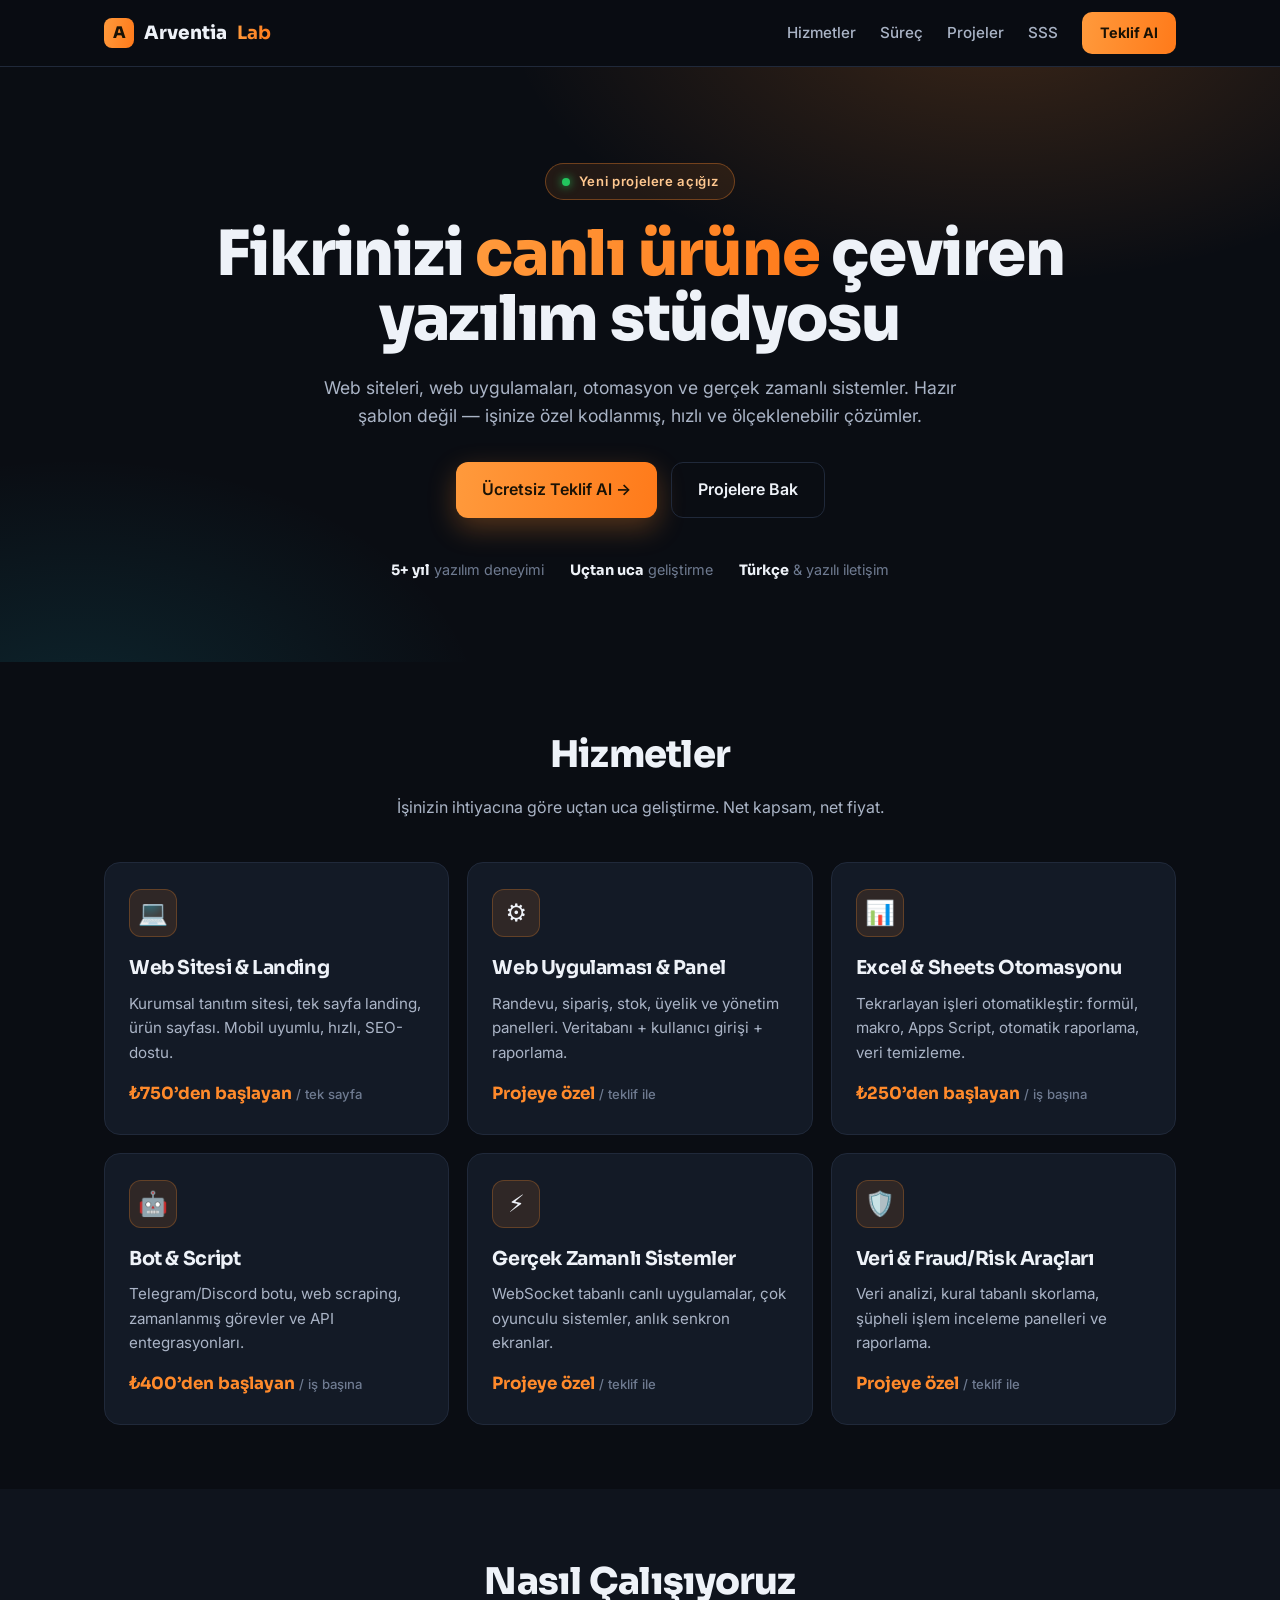
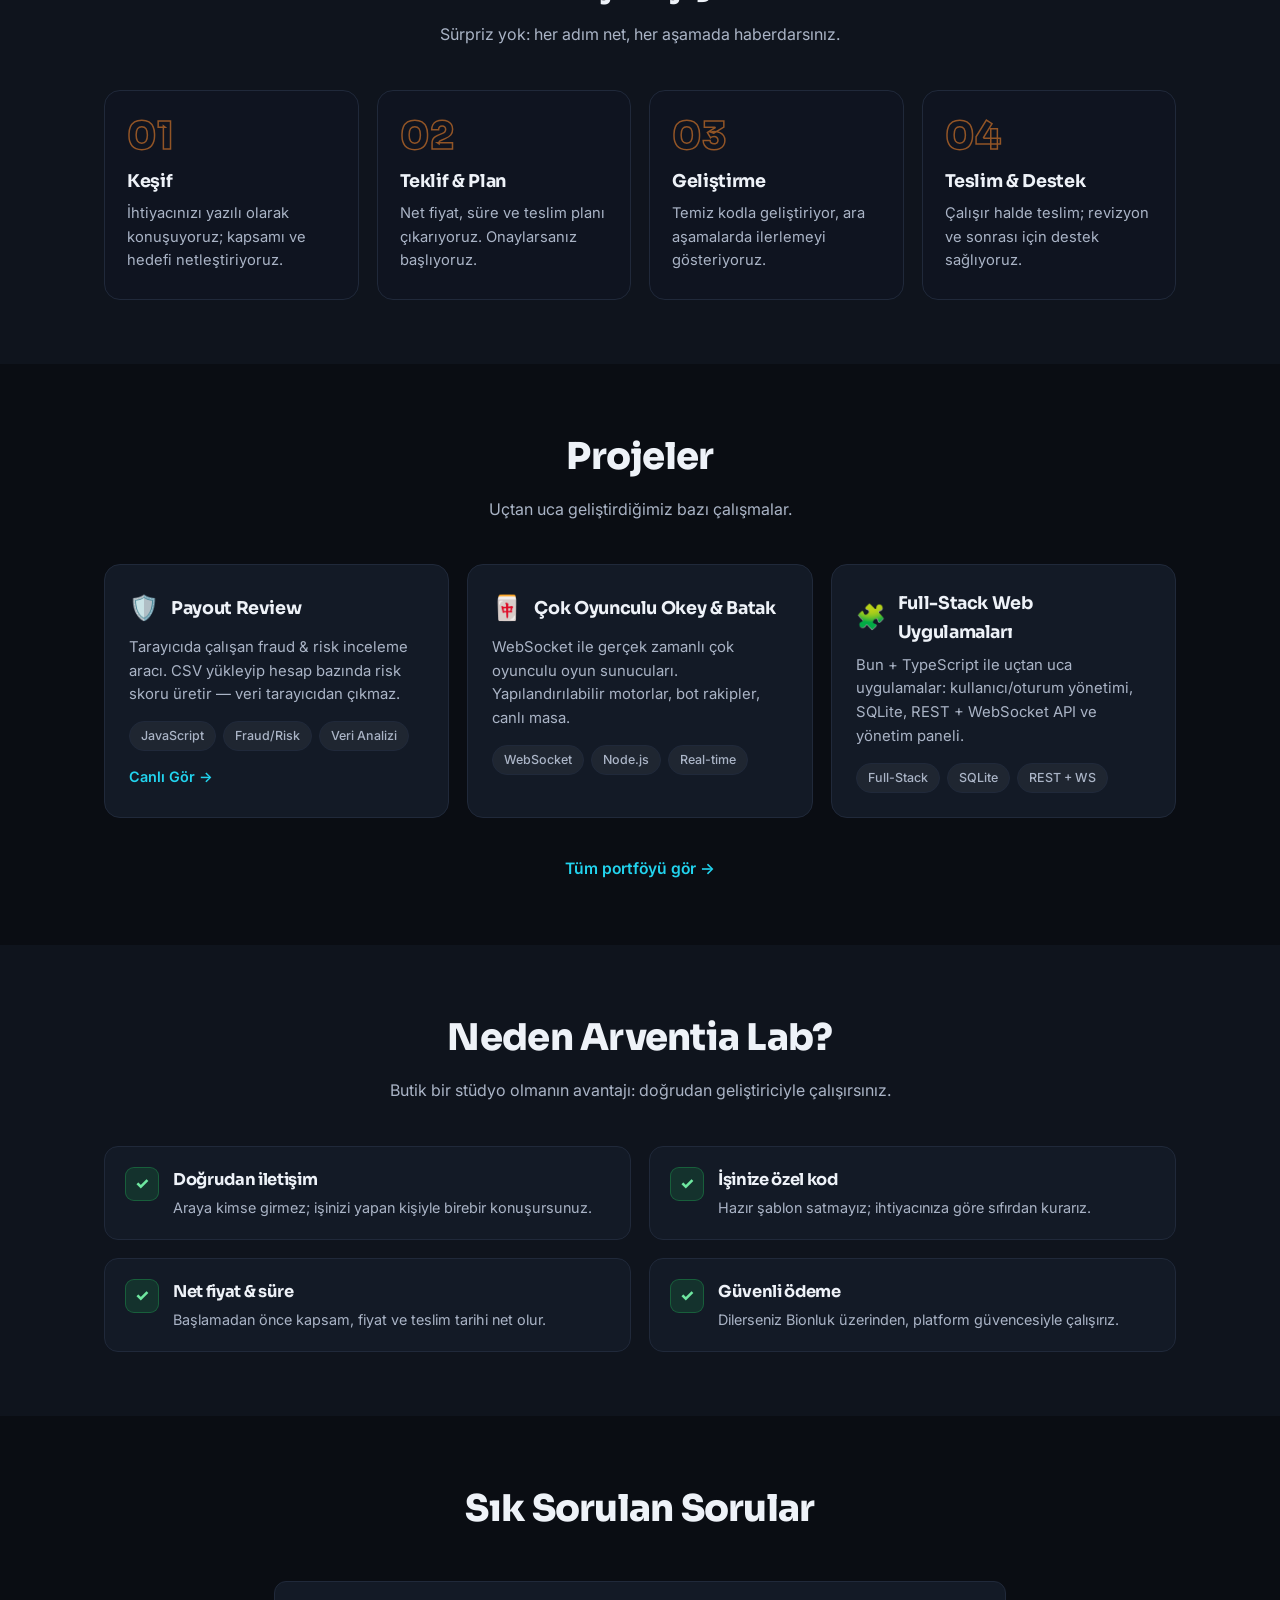
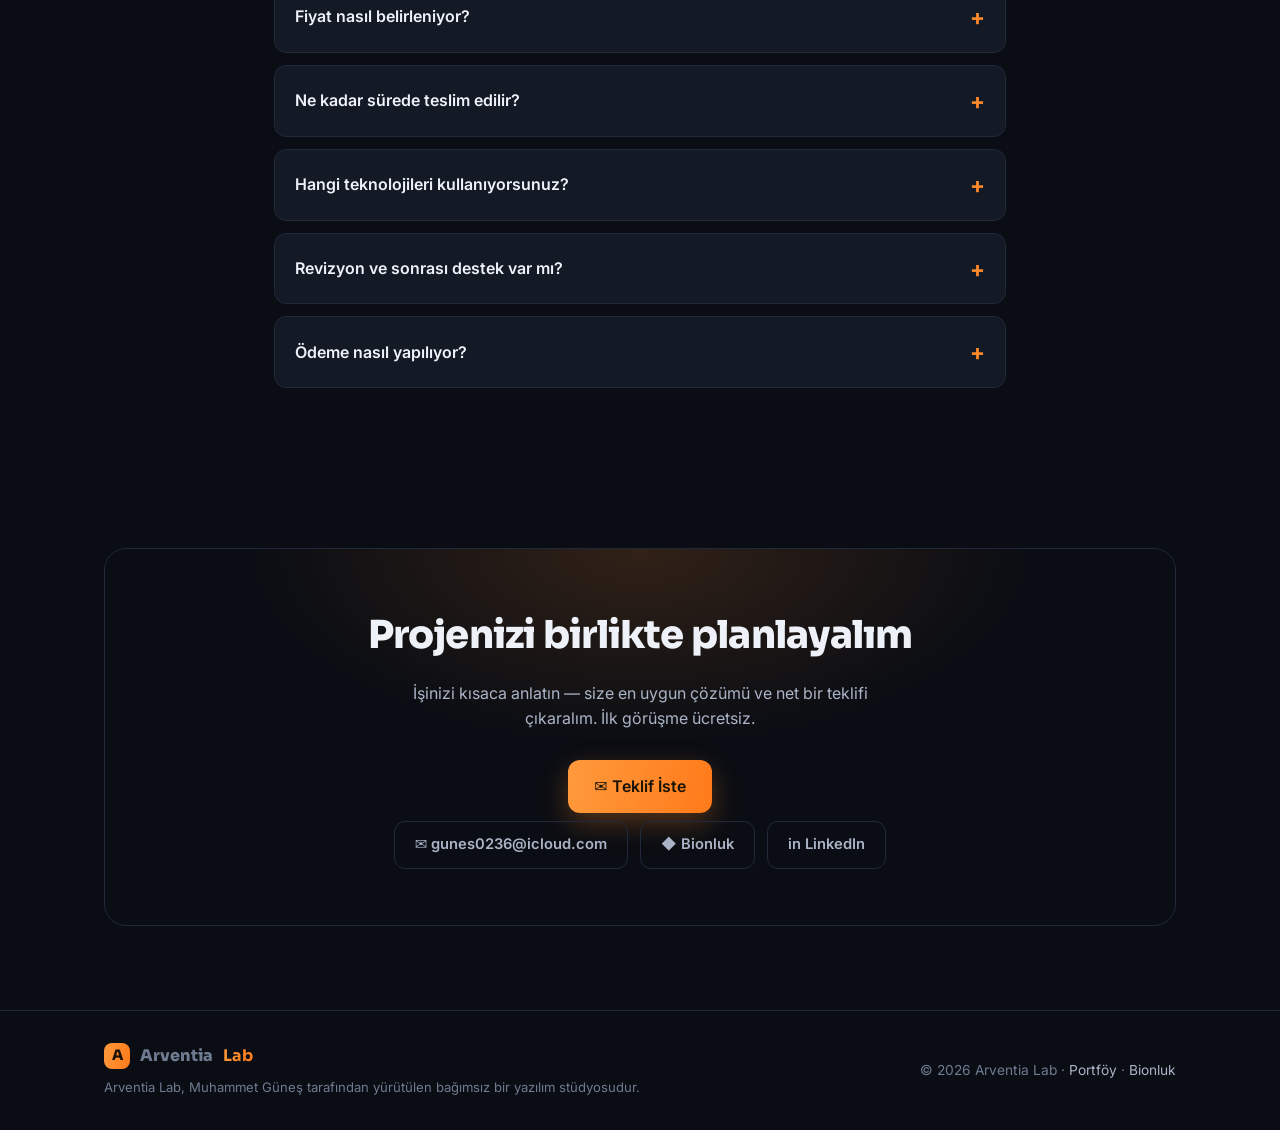
<file: studio/index.html>
<!DOCTYPE html>
<html lang="tr">
<head>
<meta charset="UTF-8">
<meta name="viewport" content="width=device-width, initial-scale=1.0">
<title>Arventia Lab — Yazılım Stüdyosu | Web, Uygulama & Otomasyon</title>
<meta name="description" content="Arventia Lab, fikrinizi canlı ürüne çeviren bağımsız bir yazılım stüdyosudur. Web sitesi, web uygulaması, otomasyon ve gerçek zamanlı sistemler.">
<meta name="author" content="Arventia Lab">
<meta property="og:type" content="website">
<meta property="og:title" content="Arventia Lab — Yazılım Stüdyosu">
<meta property="og:description" content="Fikrinizi canlı ürüne çeviren bağımsız yazılım stüdyosu: web sitesi, web uygulaması, otomasyon ve gerçek zamanlı sistemler.">
<meta property="og:url" content="https://arventia-lab.github.io/studio/">
<meta property="og:image" content="https://arventia-lab.github.io/studio/og.png">
<meta property="og:image:width" content="1200">
<meta property="og:image:height" content="630">
<meta name="twitter:card" content="summary_large_image">
<meta name="twitter:image" content="https://arventia-lab.github.io/studio/og.png">
<link rel="preconnect" href="https://fonts.googleapis.com">
<link rel="preconnect" href="https://fonts.gstatic.com" crossorigin>
<link href="https://fonts.googleapis.com/css2?family=Sora:wght@400;600;700;800&family=Inter:wght@400;500;600&display=swap" rel="stylesheet">
<style>
  :root{
    --bg:#0a0d13; --bg2:#0f141d; --card:#131a26; --card2:#0f1420; --line:#20293a;
    --txt:#eef2f8; --soft:#aab4c6; --dim:#6f7b91;
    --acc:#ff8a2b; --acc2:#22d3ee; --grad:linear-gradient(100deg,#ff9a3c,#ff7a1a);
  }
  *{margin:0;padding:0;box-sizing:border-box}
  html{scroll-behavior:smooth}
  body{font-family:"Inter",system-ui,Arial,sans-serif;background:var(--bg);color:var(--txt);line-height:1.6;overflow-x:hidden}
  h1,h2,h3,.disp{font-family:"Sora",sans-serif;letter-spacing:-.02em}
  a{color:inherit;text-decoration:none}
  .kap{max-width:1120px;margin:0 auto;padding:0 24px}
  .grad{background:var(--grad);-webkit-background-clip:text;background-clip:text;color:transparent}
  .bas{text-align:center;max-width:640px;margin:0 auto 42px}
  .bas h2{font-size:clamp(1.7rem,4vw,2.3rem);font-weight:800}
  .bas p{color:var(--soft);margin-top:10px}

  /* NAV */
  nav{position:sticky;top:0;z-index:50;background:rgba(10,13,19,.85);backdrop-filter:blur(12px);border-bottom:1px solid var(--line)}
  nav .kap{display:flex;align-items:center;justify-content:space-between;height:66px}
  .logo{display:flex;align-items:center;gap:10px;font-family:"Sora";font-weight:800;font-size:1.15rem}
  .logo .mark{width:30px;height:30px;border-radius:8px;background:var(--grad);display:grid;place-items:center;color:#1a1205;font-weight:800;font-size:1rem}
  .nav-link{color:var(--soft);font-weight:500;margin-left:24px;font-size:.95rem;transition:.15s}
  .nav-link:hover{color:var(--txt)}
  .nav-links{display:flex;align-items:center}
  .nav-cta{margin-left:24px;background:var(--grad);color:#1a1205;padding:9px 18px;border-radius:10px;font-weight:700;font-size:.9rem}
  @media(max-width:820px){.nav-links .nav-link{display:none}}

  /* HERO */
  .hero{position:relative;padding:96px 0 80px;overflow:hidden}
  .hero::before{content:"";position:absolute;inset:0;z-index:0;background:
    radial-gradient(820px 460px at 78% -10%,rgba(255,138,43,.20),transparent 60%),
    radial-gradient(680px 440px at 6% 110%,rgba(34,211,238,.12),transparent 60%)}
  .hero .kap{position:relative;z-index:1;text-align:center}
  .et{display:inline-flex;align-items:center;gap:9px;background:rgba(255,138,43,.1);border:1px solid rgba(255,138,43,.35);color:#ffc890;padding:7px 16px;border-radius:999px;font-size:.82rem;font-weight:600;letter-spacing:.05em}
  .et .dot{width:8px;height:8px;border-radius:50%;background:#22c55e;box-shadow:0 0 10px #22c55e}
  h1.disp{font-size:clamp(2.3rem,6vw,3.9rem);font-weight:800;line-height:1.04;margin:22px auto 0;max-width:860px}
  .hero .ozet{max-width:640px;color:var(--soft);margin:22px auto 32px;font-size:1.1rem}
  .btns{display:flex;flex-wrap:wrap;gap:14px;justify-content:center}
  .btn{display:inline-flex;align-items:center;gap:9px;padding:14px 26px;border-radius:12px;font-weight:600;font-size:1rem;transition:.18s;cursor:pointer}
  .btn.ana{background:var(--grad);color:#1a1205;box-shadow:0 10px 28px rgba(255,138,43,.3)}
  .btn.ana:hover{transform:translateY(-2px);box-shadow:0 14px 34px rgba(255,138,43,.45)}
  .btn.ikincil{background:transparent;border:1px solid var(--line);color:var(--txt)}
  .btn.ikincil:hover{border-color:var(--acc);color:var(--acc)}
  .trust{display:flex;flex-wrap:wrap;gap:26px;justify-content:center;margin-top:40px;color:var(--dim);font-size:.9rem}
  .trust b{color:var(--txt);font-family:"Sora";font-weight:700}

  section{padding:64px 0}
  .izgara{display:grid;gap:18px}
  .g3{grid-template-columns:repeat(3,1fr)}
  .g2{grid-template-columns:repeat(2,1fr)}
  @media(max-width:860px){.g3,.g2{grid-template-columns:1fr}}

  /* SERVICES */
  .hiz-k{background:var(--card);border:1px solid var(--line);border-radius:16px;padding:26px 24px;transition:.18s;position:relative;overflow:hidden}
  .hiz-k:hover{transform:translateY(-4px);border-color:rgba(255,138,43,.4)}
  .hiz-k .ic{width:48px;height:48px;border-radius:12px;background:rgba(255,138,43,.12);border:1px solid rgba(255,138,43,.25);display:grid;place-items:center;font-size:1.5rem;margin-bottom:16px}
  .hiz-k h3{font-size:1.2rem;font-weight:700}
  .hiz-k p{color:var(--soft);margin-top:8px;font-size:.95rem}
  .hiz-k .fiyat{margin-top:16px;font-family:"Sora";font-weight:700;color:var(--acc);font-size:1.05rem}
  .hiz-k .fiyat span{color:var(--dim);font-weight:500;font-size:.82rem;font-family:"Inter"}

  /* PROCESS */
  .surec{background:var(--bg2)}
  .adim{background:var(--card2);border:1px solid var(--line);border-radius:16px;padding:26px 22px;position:relative}
  .adim .no{font-family:"Sora";font-weight:800;font-size:2.4rem;line-height:1;color:transparent;-webkit-text-stroke:1.5px rgba(255,138,43,.55);margin-bottom:12px}
  .adim h3{font-size:1.1rem;font-weight:700}
  .adim p{color:var(--soft);margin-top:7px;font-size:.92rem}

  /* PROJECTS */
  .proje{background:var(--card);border:1px solid var(--line);border-radius:16px;padding:24px;transition:.18s}
  .proje:hover{border-color:rgba(34,211,238,.4);transform:translateY(-3px)}
  .proje .pbas{display:flex;align-items:center;gap:12px;margin-bottom:8px}
  .proje .pic{font-size:1.5rem}
  .proje h3{font-size:1.1rem;font-weight:700}
  .proje p{color:var(--soft);font-size:.93rem}
  .pills{display:flex;flex-wrap:wrap;gap:7px;margin-top:14px}
  .pill{background:rgba(255,255,255,.05);border:1px solid var(--line);color:var(--soft);padding:4px 11px;border-radius:999px;font-size:.78rem;font-weight:500}
  .plink{display:inline-flex;align-items:center;gap:6px;margin-top:14px;color:var(--acc2);font-weight:600;font-size:.9rem}

  /* WHY */
  .neden{display:flex;gap:14px;align-items:flex-start;background:var(--card);border:1px solid var(--line);border-radius:14px;padding:20px}
  .neden .tik{width:34px;height:34px;flex:none;border-radius:9px;background:rgba(34,197,94,.14);border:1px solid rgba(34,197,94,.3);display:grid;place-items:center;color:#6ee7a0;font-weight:800}
  .neden h3{font-size:1.02rem;font-weight:700}
  .neden p{color:var(--soft);font-size:.9rem;margin-top:3px}

  /* FAQ */
  details{background:var(--card);border:1px solid var(--line);border-radius:12px;padding:0 20px;margin-bottom:12px;transition:.15s}
  details[open]{border-color:rgba(255,138,43,.35)}
  summary{cursor:pointer;padding:17px 0;font-weight:600;list-style:none;display:flex;justify-content:space-between;align-items:center;gap:12px}
  summary::-webkit-details-marker{display:none}
  summary::after{content:"+";color:var(--acc);font-size:1.4rem;font-weight:700;transition:.2s}
  details[open] summary::after{transform:rotate(45deg)}
  details p{color:var(--soft);padding:0 0 18px;font-size:.94rem}

  /* CTA */
  .cta{text-align:center;background:
    radial-gradient(600px 300px at 50% 0%,rgba(255,138,43,.16),transparent 65%);
    border:1px solid var(--line);border-radius:22px;padding:56px 28px;margin-top:20px}
  .cta h2{font-size:clamp(1.7rem,4vw,2.4rem);font-weight:800;max-width:560px;margin:0 auto}
  .cta p{color:var(--soft);margin:14px auto 28px;max-width:520px}
  .kanallar{display:flex;flex-wrap:wrap;gap:12px;justify-content:center;margin-top:8px}
  .kanal{display:inline-flex;align-items:center;gap:8px;padding:11px 20px;border:1px solid var(--line);border-radius:11px;color:var(--soft);font-weight:600;font-size:.92rem;transition:.15s}
  .kanal:hover{border-color:var(--acc);color:var(--txt)}

  footer{border-top:1px solid var(--line);padding:32px 0;margin-top:20px;color:var(--dim);font-size:.86rem}
  footer .kap{display:flex;justify-content:space-between;align-items:center;flex-wrap:wrap;gap:12px}
  footer a{color:var(--soft)}
  footer a:hover{color:var(--acc)}
  .mini{color:var(--dim);font-size:.82rem;margin-top:8px}
</style>
</head>
<body>

<nav>
  <div class="kap">
    <a href="#" class="logo"><span class="mark">A</span> Arventia <b class="grad">Lab</b></a>
    <div class="nav-links">
      <a href="#hizmetler" class="nav-link">Hizmetler</a>
      <a href="#surec" class="nav-link">Süreç</a>
      <a href="#projeler" class="nav-link">Projeler</a>
      <a href="#sss" class="nav-link">SSS</a>
      <a href="#iletisim" class="nav-cta">Teklif Al</a>
    </div>
  </div>
</nav>

<header class="hero">
  <div class="kap">
    <span class="et"><span class="dot"></span> Yeni projelere açığız</span>
    <h1 class="disp">Fikrinizi <span class="grad">canlı ürüne</span> çeviren yazılım stüdyosu</h1>
    <p class="ozet">Web siteleri, web uygulamaları, otomasyon ve gerçek zamanlı sistemler. Hazır şablon değil — işinize özel kodlanmış, hızlı ve ölçeklenebilir çözümler.</p>
    <div class="btns">
      <a href="#iletisim" class="btn ana">Ücretsiz Teklif Al →</a>
      <a href="#projeler" class="btn ikincil">Projelere Bak</a>
    </div>
    <div class="trust">
      <span><b>5+ yıl</b> yazılım deneyimi</span>
      <span><b>Uçtan uca</b> geliştirme</span>
      <span><b>Türkçe</b> &amp; yazılı iletişim</span>
    </div>
  </div>
</header>

<section id="hizmetler">
  <div class="kap">
    <div class="bas">
      <h2>Hizmetler</h2>
      <p>İşinizin ihtiyacına göre uçtan uca geliştirme. Net kapsam, net fiyat.</p>
    </div>
    <div class="izgara g3">
      <div class="hiz-k">
        <div class="ic">💻</div>
        <h3>Web Sitesi &amp; Landing</h3>
        <p>Kurumsal tanıtım sitesi, tek sayfa landing, ürün sayfası. Mobil uyumlu, hızlı, SEO-dostu.</p>
        <div class="fiyat">₺750’den başlayan <span>/ tek sayfa</span></div>
      </div>
      <div class="hiz-k">
        <div class="ic">⚙️</div>
        <h3>Web Uygulaması &amp; Panel</h3>
        <p>Randevu, sipariş, stok, üyelik ve yönetim panelleri. Veritabanı + kullanıcı girişi + raporlama.</p>
        <div class="fiyat">Projeye özel <span>/ teklif ile</span></div>
      </div>
      <div class="hiz-k">
        <div class="ic">📊</div>
        <h3>Excel &amp; Sheets Otomasyonu</h3>
        <p>Tekrarlayan işleri otomatikleştir: formül, makro, Apps Script, otomatik raporlama, veri temizleme.</p>
        <div class="fiyat">₺250’den başlayan <span>/ iş başına</span></div>
      </div>
      <div class="hiz-k">
        <div class="ic">🤖</div>
        <h3>Bot &amp; Script</h3>
        <p>Telegram/Discord botu, web scraping, zamanlanmış görevler ve API entegrasyonları.</p>
        <div class="fiyat">₺400’den başlayan <span>/ iş başına</span></div>
      </div>
      <div class="hiz-k">
        <div class="ic">⚡</div>
        <h3>Gerçek Zamanlı Sistemler</h3>
        <p>WebSocket tabanlı canlı uygulamalar, çok oyunculu sistemler, anlık senkron ekranlar.</p>
        <div class="fiyat">Projeye özel <span>/ teklif ile</span></div>
      </div>
      <div class="hiz-k">
        <div class="ic">🛡️</div>
        <h3>Veri &amp; Fraud/Risk Araçları</h3>
        <p>Veri analizi, kural tabanlı skorlama, şüpheli işlem inceleme panelleri ve raporlama.</p>
        <div class="fiyat">Projeye özel <span>/ teklif ile</span></div>
      </div>
    </div>
  </div>
</section>

<section id="surec" class="surec">
  <div class="kap">
    <div class="bas">
      <h2>Nasıl Çalışıyoruz</h2>
      <p>Sürpriz yok: her adım net, her aşamada haberdarsınız.</p>
    </div>
    <div class="izgara g2" style="grid-template-columns:repeat(4,1fr)">
      <div class="adim"><div class="no">01</div><h3>Keşif</h3><p>İhtiyacınızı yazılı olarak konuşuyoruz; kapsamı ve hedefi netleştiriyoruz.</p></div>
      <div class="adim"><div class="no">02</div><h3>Teklif &amp; Plan</h3><p>Net fiyat, süre ve teslim planı çıkarıyoruz. Onaylarsanız başlıyoruz.</p></div>
      <div class="adim"><div class="no">03</div><h3>Geliştirme</h3><p>Temiz kodla geliştiriyor, ara aşamalarda ilerlemeyi gösteriyoruz.</p></div>
      <div class="adim"><div class="no">04</div><h3>Teslim &amp; Destek</h3><p>Çalışır halde teslim; revizyon ve sonrası için destek sağlıyoruz.</p></div>
    </div>
  </div>
</section>

<section id="projeler">
  <div class="kap">
    <div class="bas">
      <h2>Projeler</h2>
      <p>Uçtan uca geliştirdiğimiz bazı çalışmalar.</p>
    </div>
    <div class="izgara g3">
      <div class="proje">
        <div class="pbas"><span class="pic">🛡️</span><h3>Payout Review</h3></div>
        <p>Tarayıcıda çalışan fraud &amp; risk inceleme aracı. CSV yükleyip hesap bazında risk skoru üretir — veri tarayıcıdan çıkmaz.</p>
        <div class="pills"><span class="pill">JavaScript</span><span class="pill">Fraud/Risk</span><span class="pill">Veri Analizi</span></div>
        <a class="plink" href="https://arventia-lab.github.io/payout-review/" target="_blank" rel="noopener">Canlı Gör →</a>
      </div>
      <div class="proje">
        <div class="pbas"><span class="pic">🀄</span><h3>Çok Oyunculu Okey &amp; Batak</h3></div>
        <p>WebSocket ile gerçek zamanlı çok oyunculu oyun sunucuları. Yapılandırılabilir motorlar, bot rakipler, canlı masa.</p>
        <div class="pills"><span class="pill">WebSocket</span><span class="pill">Node.js</span><span class="pill">Real-time</span></div>
      </div>
      <div class="proje">
        <div class="pbas"><span class="pic">🧩</span><h3>Full-Stack Web Uygulamaları</h3></div>
        <p>Bun + TypeScript ile uçtan uca uygulamalar: kullanıcı/oturum yönetimi, SQLite, REST + WebSocket API ve yönetim paneli.</p>
        <div class="pills"><span class="pill">Full-Stack</span><span class="pill">SQLite</span><span class="pill">REST + WS</span></div>
      </div>
    </div>
    <p style="text-align:center;margin-top:24px"><a class="plink" href="https://arventia-lab.github.io" target="_blank" rel="noopener" style="font-size:.98rem">Tüm portföyü gör →</a></p>
  </div>
</section>

<section id="neden" class="surec">
  <div class="kap">
    <div class="bas"><h2>Neden Arventia Lab?</h2><p>Butik bir stüdyo olmanın avantajı: doğrudan geliştiriciyle çalışırsınız.</p></div>
    <div class="izgara g2">
      <div class="neden"><div class="tik">✓</div><div><h3>Doğrudan iletişim</h3><p>Araya kimse girmez; işinizi yapan kişiyle birebir konuşursunuz.</p></div></div>
      <div class="neden"><div class="tik">✓</div><div><h3>İşinize özel kod</h3><p>Hazır şablon satmayız; ihtiyacınıza göre sıfırdan kurarız.</p></div></div>
      <div class="neden"><div class="tik">✓</div><div><h3>Net fiyat &amp; süre</h3><p>Başlamadan önce kapsam, fiyat ve teslim tarihi net olur.</p></div></div>
      <div class="neden"><div class="tik">✓</div><div><h3>Güvenli ödeme</h3><p>Dilerseniz Bionluk üzerinden, platform güvencesiyle çalışırız.</p></div></div>
    </div>
  </div>
</section>

<section id="sss">
  <div class="kap" style="max-width:780px">
    <div class="bas"><h2>Sık Sorulan Sorular</h2></div>
    <details><summary>Fiyat nasıl belirleniyor?</summary><p>İşin kapsamına göre. Küçük işler (landing, otomasyon) için sabit başlangıç fiyatları var; daha büyük projelerde kapsamı konuşup net bir teklif çıkarıyoruz. Onaylamadan iş başlamaz.</p></details>
    <details><summary>Ne kadar sürede teslim edilir?</summary><p>Tek sayfa site genelde birkaç gün; web uygulaması ve paneller kapsama göre değişir. Süreyi teklif aşamasında net veriyoruz.</p></details>
    <details><summary>Hangi teknolojileri kullanıyorsunuz?</summary><p>Node.js, TypeScript, Bun, WebSocket, SQLite, REST API ve modern web teknolojileri. İhtiyaca en uygun, bakımı kolay çözümü seçeriz.</p></details>
    <details><summary>Revizyon ve sonrası destek var mı?</summary><p>Evet. Teslim sonrası kararlaştırılan revizyonları yapıyor, çalışır halde bırakana kadar destek veriyoruz.</p></details>
    <details><summary>Ödeme nasıl yapılıyor?</summary><p>Dilerseniz Bionluk üzerinden platform güvencesiyle, dilerseniz doğrudan. Küçük işlerde Bionluk en güvenli yol.</p></details>
  </div>
</section>

<section id="iletisim">
  <div class="kap">
    <div class="cta">
      <h2>Projenizi birlikte planlayalım</h2>
      <p>İşinizi kısaca anlatın — size en uygun çözümü ve net bir teklifi çıkaralım. İlk görüşme ücretsiz.</p>
      <a href="mailto:gunes0236@icloud.com?subject=Arventia%20Lab%20%E2%80%93%20Proje%20Teklifi&body=Merhaba%2C%20bir%20projem%20var%3A%0A%0A- Ne yapt%C4%B1rmak istiyorum%3A%0A- B%C3%BCt%C3%A7e/zaman%3A%0A- %C4%B0leti%C5%9Fim%3A" class="btn ana">✉️ Teklif İste</a>
      <div class="kanallar">
        <a class="kanal" href="mailto:gunes0236@icloud.com">✉️ gunes0236@icloud.com</a>
        <a class="kanal" href="https://bionluk.com/muhammetgunes2" target="_blank" rel="noopener">◆ Bionluk</a>
        <a class="kanal" href="https://linkedin.com/in/arventia-lab" target="_blank" rel="noopener">in LinkedIn</a>
      </div>
    </div>
  </div>
</section>

<footer>
  <div class="kap">
    <div>
      <div class="logo" style="font-size:1rem"><span class="mark" style="width:26px;height:26px;font-size:.9rem">A</span> Arventia <b class="grad">Lab</b></div>
      <div class="mini">Arventia Lab, Muhammet Güneş tarafından yürütülen bağımsız bir yazılım stüdyosudur.</div>
    </div>
    <div>© 2026 Arventia Lab · <a href="https://arventia-lab.github.io">Portföy</a> · <a href="https://bionluk.com/muhammetgunes2">Bionluk</a></div>
  </div>
</footer>

</body>
</html>
</file>
